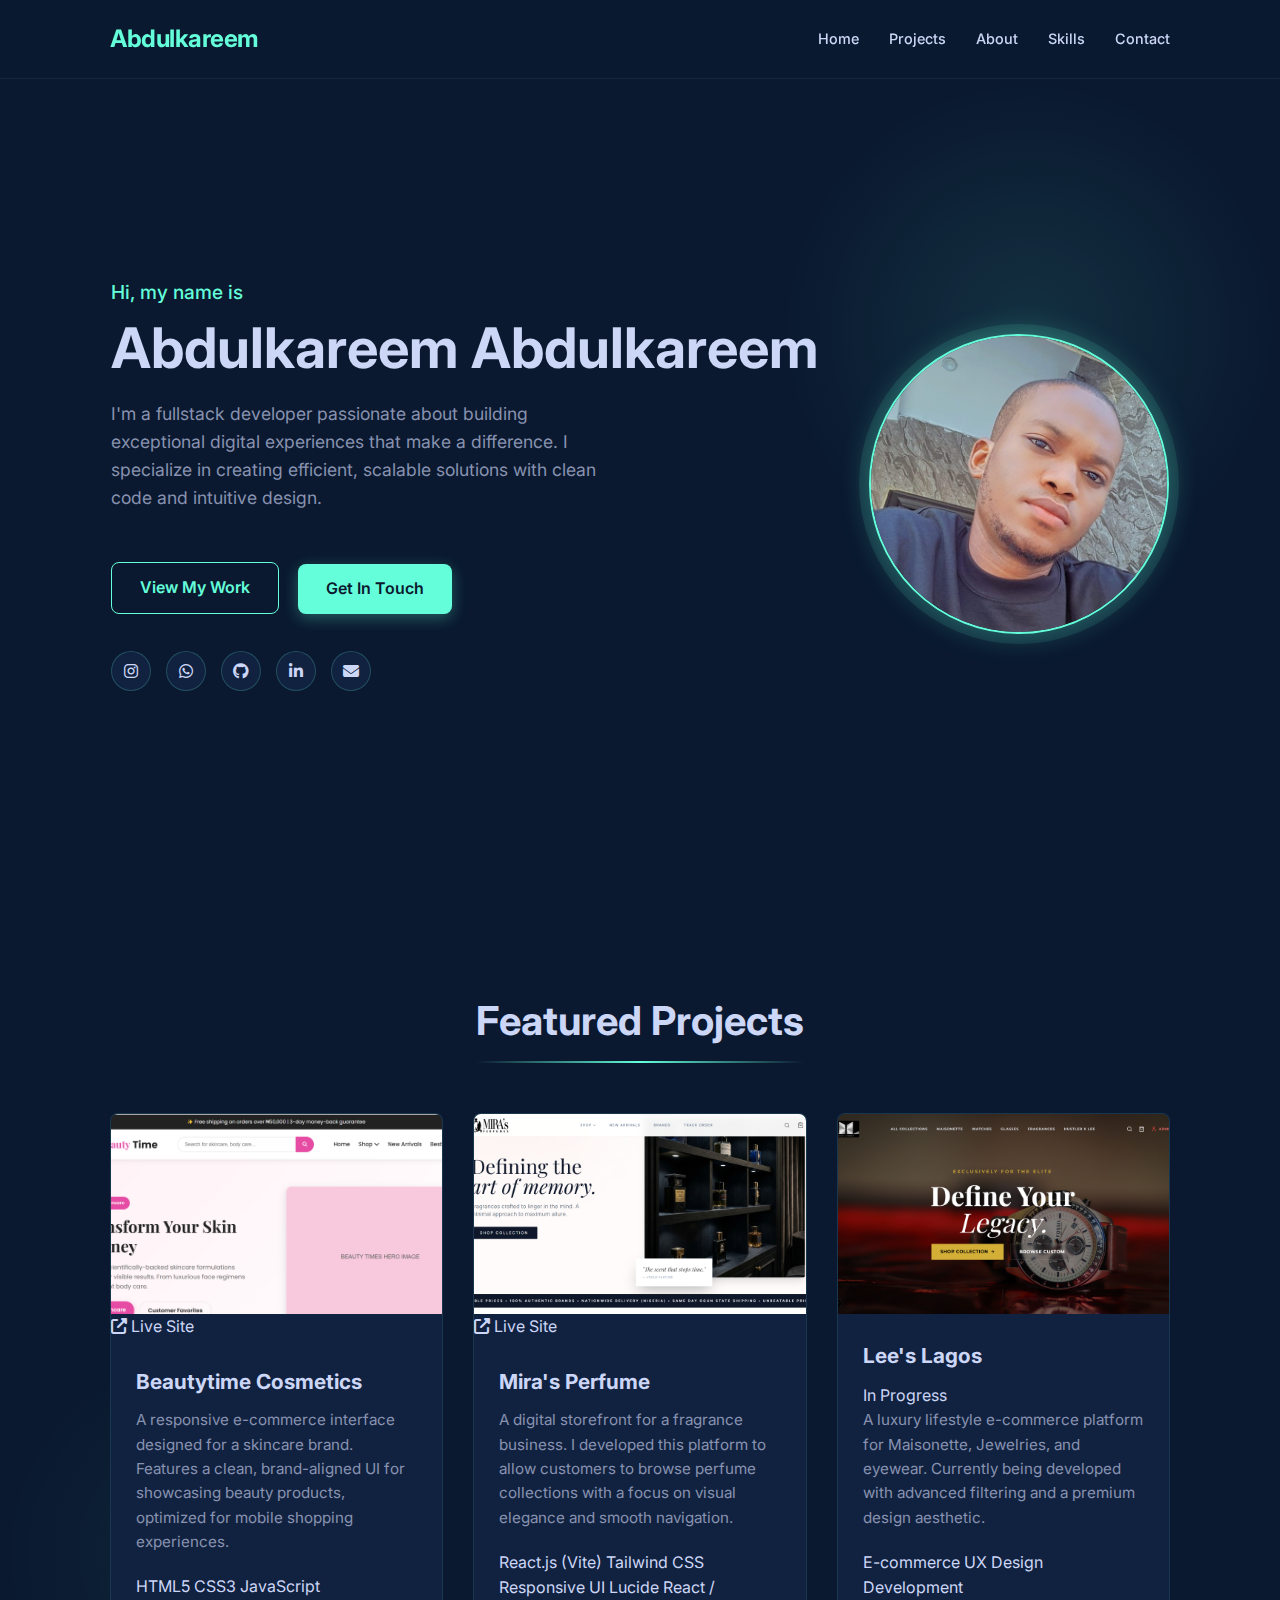
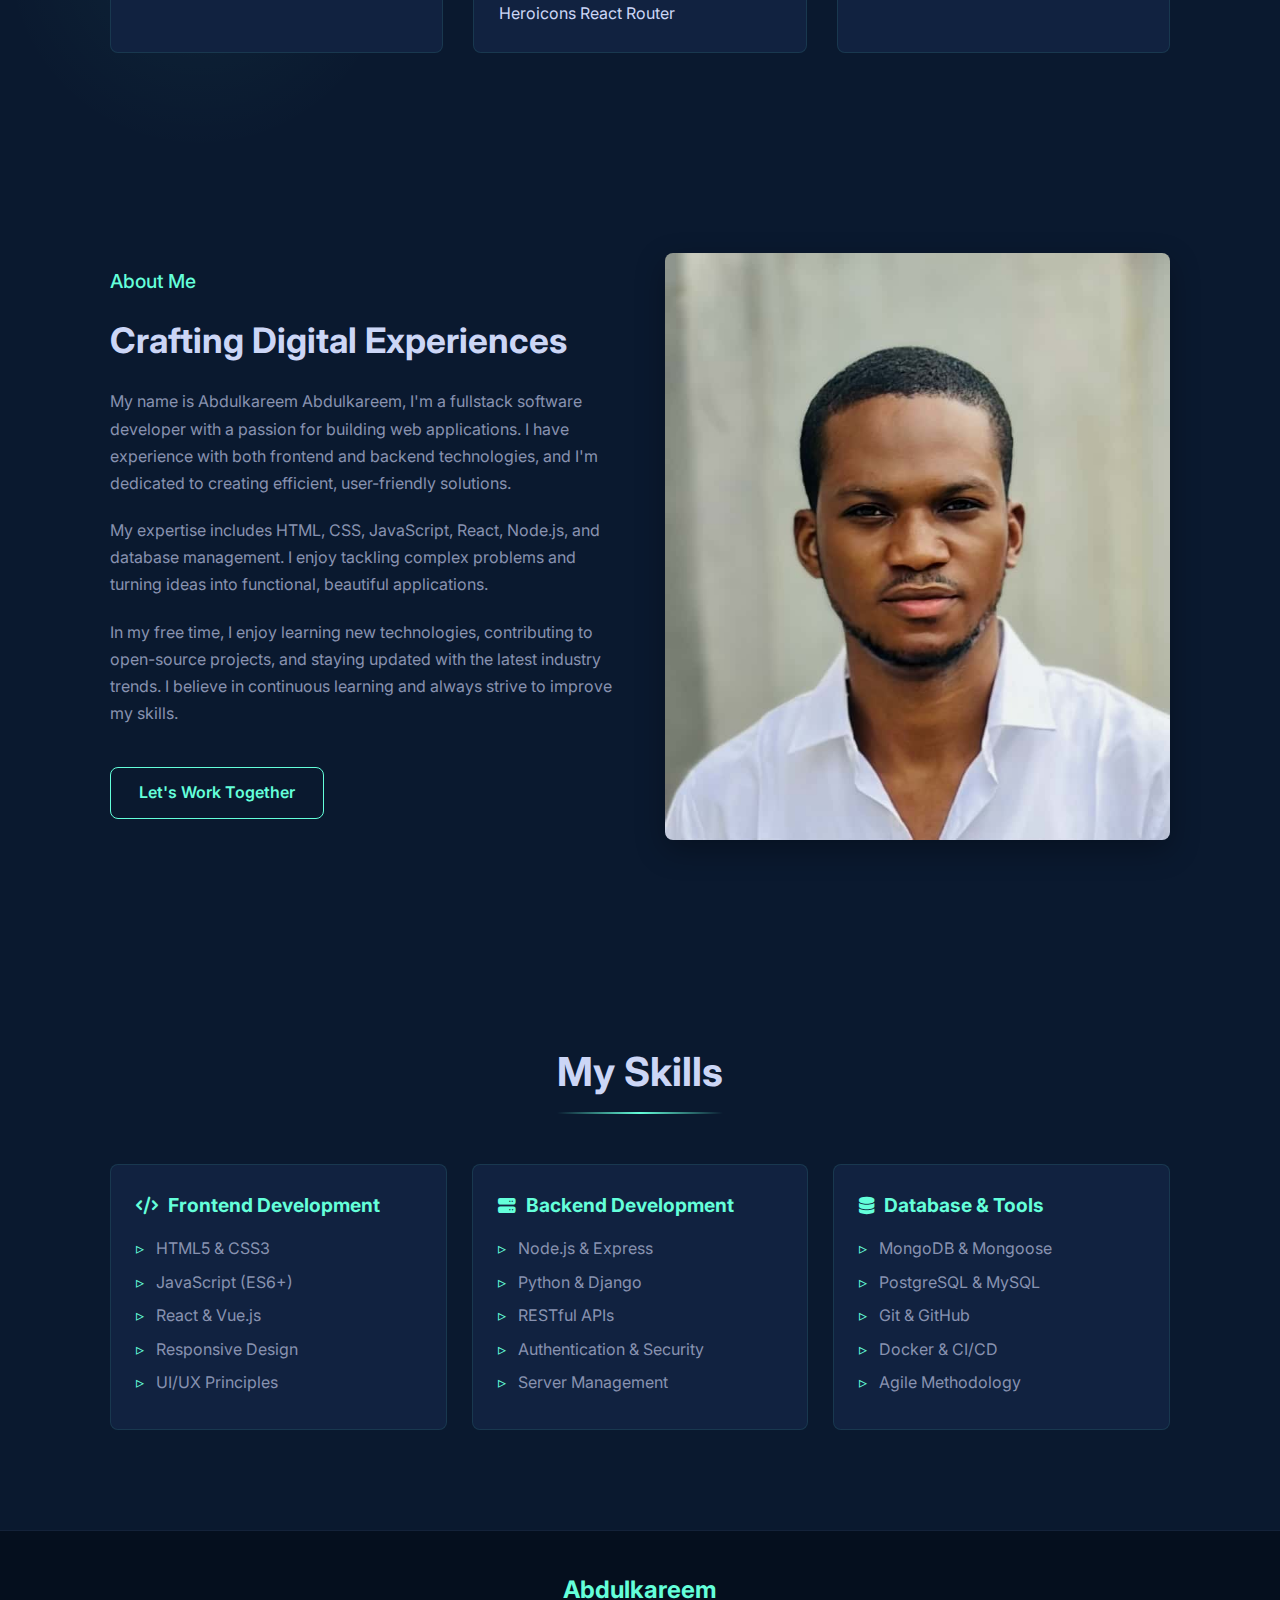
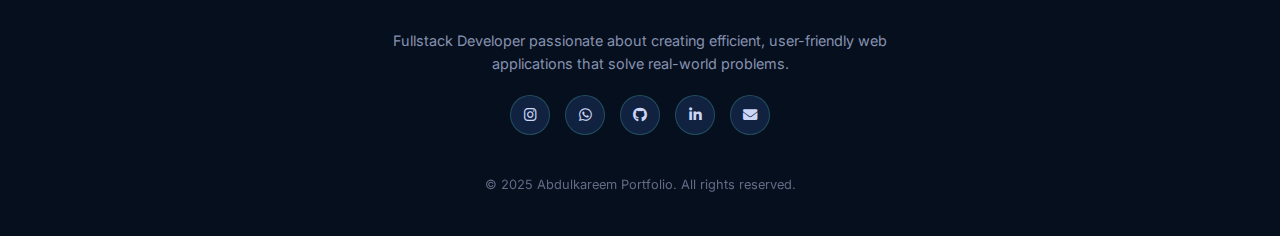
<file: index.html>
<!DOCTYPE html>
<html lang="en">
<head>
    <meta charset="UTF-8">
    <meta name="viewport" content="width=device-width, initial-scale=1.0">
    <title>Abdulkareem | Fullstack Developer</title>
    <link rel="stylesheet" href="https://cdnjs.cloudflare.com/ajax/libs/font-awesome/6.4.0/css/all.min.css">
    <link href="https://fonts.googleapis.com/css2?family=Inter:wght@300;400;500;600;700&display=swap" rel="stylesheet">
    <link rel="stylesheet" href="styles.css">
        
</head>
<body>
    <!-- Header Section -->
    <header class="main-header">
        <div class="container">
            <div class="nav-container">
                <div class="logo">
                    <h1>Abdulkareem</h1>
                </div>
                <nav class="main-nav">
                    <ul>
                        <li><a href="#home">Home</a></li>
                        <li><a href="#projects">Projects</a></li>
                        <li><a href="#about">About</a></li>
                        <li><a href="#skills">Skills</a></li>
                        <li><a href="#contact">Contact</a></li>
                    </ul>
                </nav>
            </div>
        </div>
    </header>

    <section id="home" class="hero-section section-padding">
        <div class="container">
            <div class="hero-content">
                <div class="hero-text">
                    <h3>Hi, my name is</h3>
                    <h2>Abdulkareem Abdulkareem</h2>
                    <p>I'm a fullstack developer passionate about building exceptional digital experiences that make a difference. I specialize in creating efficient, scalable solutions with clean code and intuitive design.</p>
                    <a href="#projects" class="btn btn-outline">View My Work</a>
                    <a href="#contact" class="btn btn-fill">Get In Touch</a>
                    <div class="social-icons">
                        <a href="https://www.instagram.com/thekaelogram" class="social-icon" target="_blank"><i class="fab fa-instagram"></i></a>
                        <a href="https://wa.me/2349125951202" class="social-icon" target="_blank"><i class="fab fa-whatsapp"></i></a>
                        <a href="https://www.github.com/kaelogit" class="social-icon"><i class="fab fa-github"></i></a>
                        <a href="https://www.linkedin.com/in/kaelolinked" class="social-icon"><i class="fab fa-linkedin-in"></i></a>
                        <a href="mailto:ksquarekareem@gmail.com" class="social-icon"><i class="fas fa-envelope"></i></a>
                    </div>
                </div>
                <div class="hero-image">
                    <img src="./images/mypicture.jpeg" alt="Abdulkareem Abdulkareem">
                </div>
            </div>
        </div>
    </section>

    <section id="projects" class="projects-section section-padding">
        <div class="container">
            <h2 class="section-title">Featured Projects</h2>
            <div class="projects-grid">
                
                <div class="project-card">
                    <div class="card-image">
                        <img src="./images/beautytime.png" alt="Beautytime Cosmetics Website">
                        <div class="card-overlay">
                            <a href="https://beautytimestore.netlify.app/" target="_blank" class="overlay-btn"><i class="fas fa-external-link-alt"></i> Live Site</a>
                        </div>
                    </div>
                    <div class="card-content">
                        <div class="project-header">
                            <h3>Beautytime Cosmetics</h3>
                        </div>
                        <p>A responsive e-commerce interface designed for a skincare brand. Features a clean, brand-aligned UI for showcasing beauty products, optimized for mobile shopping experiences.</p>
                        
                        <div class="tech-stack">
                            <span>HTML5</span>
                            <span>CSS3</span>
                            <span>JavaScript</span>
                        </div>
                    </div>
                </div>

                <div class="project-card">
                    <div class="card-image">
                        <img src="./images/mira.png" alt="Mira's Perfume Website">
                        <div class="card-overlay">
                            <a href="https://www.mirasperfume.com/" target="_blank" class="overlay-btn"><i class="fas fa-external-link-alt"></i> Live Site</a>
                        </div>
                    </div>
                    <div class="card-content">
                        <h3>Mira's Perfume</h3>
                        <p>A digital storefront for a fragrance business. I developed this platform to allow customers to browse perfume collections with a focus on visual elegance and smooth navigation.</p>
                        <div class="tech-stack">
                            <span>React.js (Vite)</span>
                            <span>Tailwind CSS</span>
                            <span>Responsive UI</span>
                            <span>Lucide React / Heroicons</span>
                            <span>React Router</span>
                        </div>
                    </div>
                </div>

                <div class="project-card">
                    <div class="card-image">
                        <img src="./images/leelagos.png" alt="Lee Lagos Luxury Store">
                        </div>
                    <div class="card-content">
                        <div class="project-header">
                            <h3>Lee's Lagos</h3>
                            <span class="status-badge">In Progress</span>
                        </div>
                        <p>A luxury lifestyle e-commerce platform for Maisonette, Jewelries, and eyewear. Currently being developed with advanced filtering and a premium design aesthetic.</p>
                        <div class="tech-stack">
                            <span>E-commerce</span>
                            <span>UX Design</span>
                            <span>Development</span>
                        </div>
                    </div>
                </div>

            </div>
        </div>
    </section>

    <section id="about" class="about-section section-padding">
        <div class="container">
            <div class="about-content">
                <div class="about-text">
                    <h3>About Me</h3>
                    <h2>Crafting Digital Experiences</h2>
                    <p>My name is Abdulkareem Abdulkareem, I'm a fullstack software developer with a passion for building web applications. I have experience with both frontend and backend technologies, and I'm dedicated to creating efficient, user-friendly solutions.</p>
                    <p>My expertise includes HTML, CSS, JavaScript, React, Node.js, and database management. I enjoy tackling complex problems and turning ideas into functional, beautiful applications.</p>
                    <p>In my free time, I enjoy learning new technologies, contributing to open-source projects, and staying updated with the latest industry trends. I believe in continuous learning and always strive to improve my skills.</p>
                    <a href="#contact" class="btn btn-outline">Let's Work Together</a>
                </div>
                <div class="about-image">
                    <img src="./images/mypicture2.jpeg" alt="Abdulkareem working">
                </div>
            </div>
        </div>
    </section>

    <section id="skills" class="skills-section section-padding">
        <div class="container">
            <h2 class="section-title">My Skills</h2>
            <div class="skills-grid">
                <div class="skill-category">
                    <h3><i class="fas fa-code"></i> Frontend Development</h3>
                    <ul class="skill-list">
                        <li>HTML5 & CSS3</li>
                        <li>JavaScript (ES6+)</li>
                        <li>React & Vue.js</li>
                        <li>Responsive Design</li>
                        <li>UI/UX Principles</li>
                    </ul>
                </div>
                <div class="skill-category">
                    <h3><i class="fas fa-server"></i> Backend Development</h3>
                    <ul class="skill-list">
                        <li>Node.js & Express</li>
                        <li>Python & Django</li>
                        <li>RESTful APIs</li>
                        <li>Authentication & Security</li>
                        <li>Server Management</li>
                    </ul>
                </div>
                <div class="skill-category">
                    <h3><i class="fas fa-database"></i> Database & Tools</h3>
                    <ul class="skill-list">
                        <li>MongoDB & Mongoose</li>
                        <li>PostgreSQL & MySQL</li>
                        <li>Git & GitHub</li>
                        <li>Docker & CI/CD</li>
                        <li>Agile Methodology</li>
                    </ul>
                </div>
            </div>
        </div>
    </section>

    <!-- Footer Section -->
    <footer id="contact">
        <div class="container">
            <div class="footer-content">
                <div class="footer-logo">Abdulkareem</div>
                <p class="footer-text">Fullstack Developer passionate about creating efficient, user-friendly web applications that solve real-world problems.</p>
                <div class="footer-social">
                    <a href="https://www.instagram.com/thekaelogram" class="social-icon" target="_blank"><i class="fab fa-instagram"></i></a>
                    <a href="https://wa.me/2349125951202" class="social-icon" target="_blank"><i class="fab fa-whatsapp"></i></a>
                    <a href="https://www.github.com/kaelogit" class="social-icon"><i class="fab fa-github"></i></a>
                    <a href="https://www.linkedin.com/in/kaelolinked" class="social-icon"><i class="fab fa-linkedin-in"></i></a>
                    <a href="#" class="social-icon"><i class="fas fa-envelope"></i></a>
                </div>
                <p class="copyright">&copy; 2025 Abdulkareem Portfolio. All rights reserved.</p>
            </div>
        </div>
    </footer>
</body>
</html>
</file>
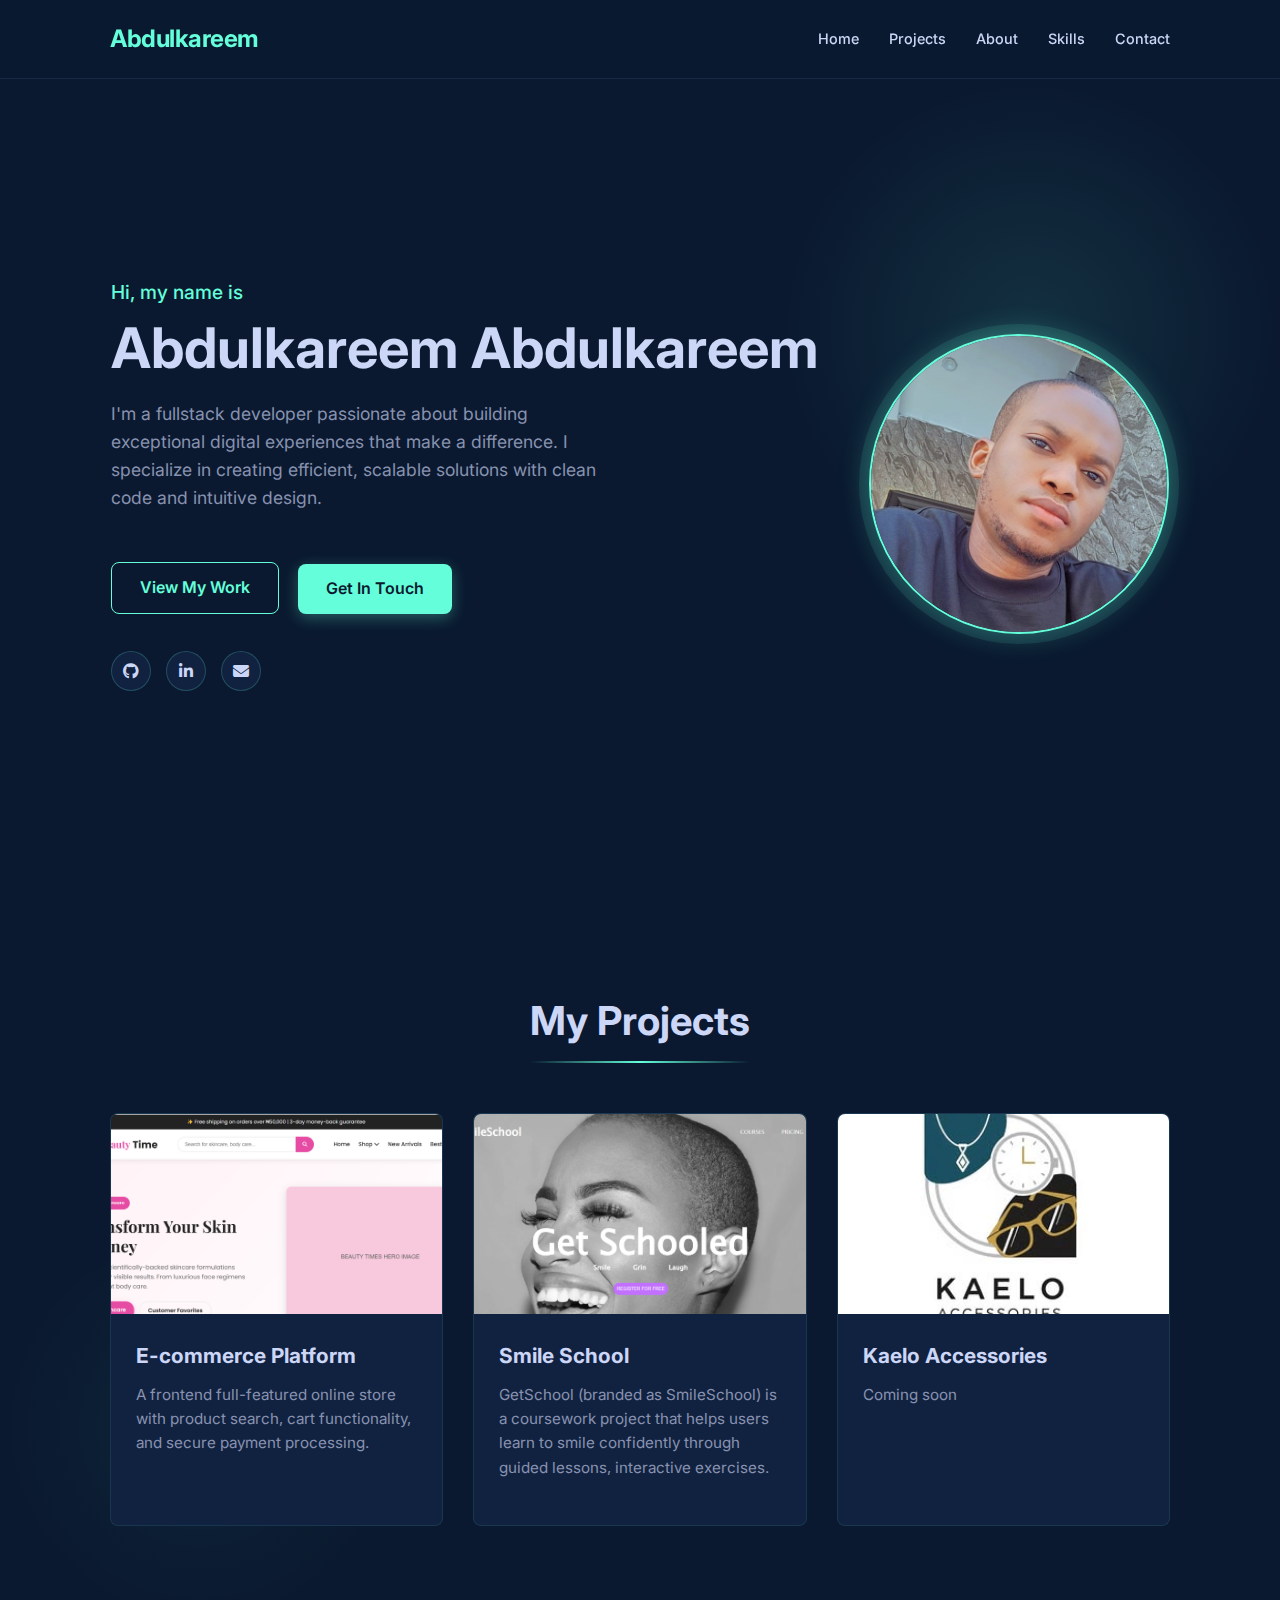
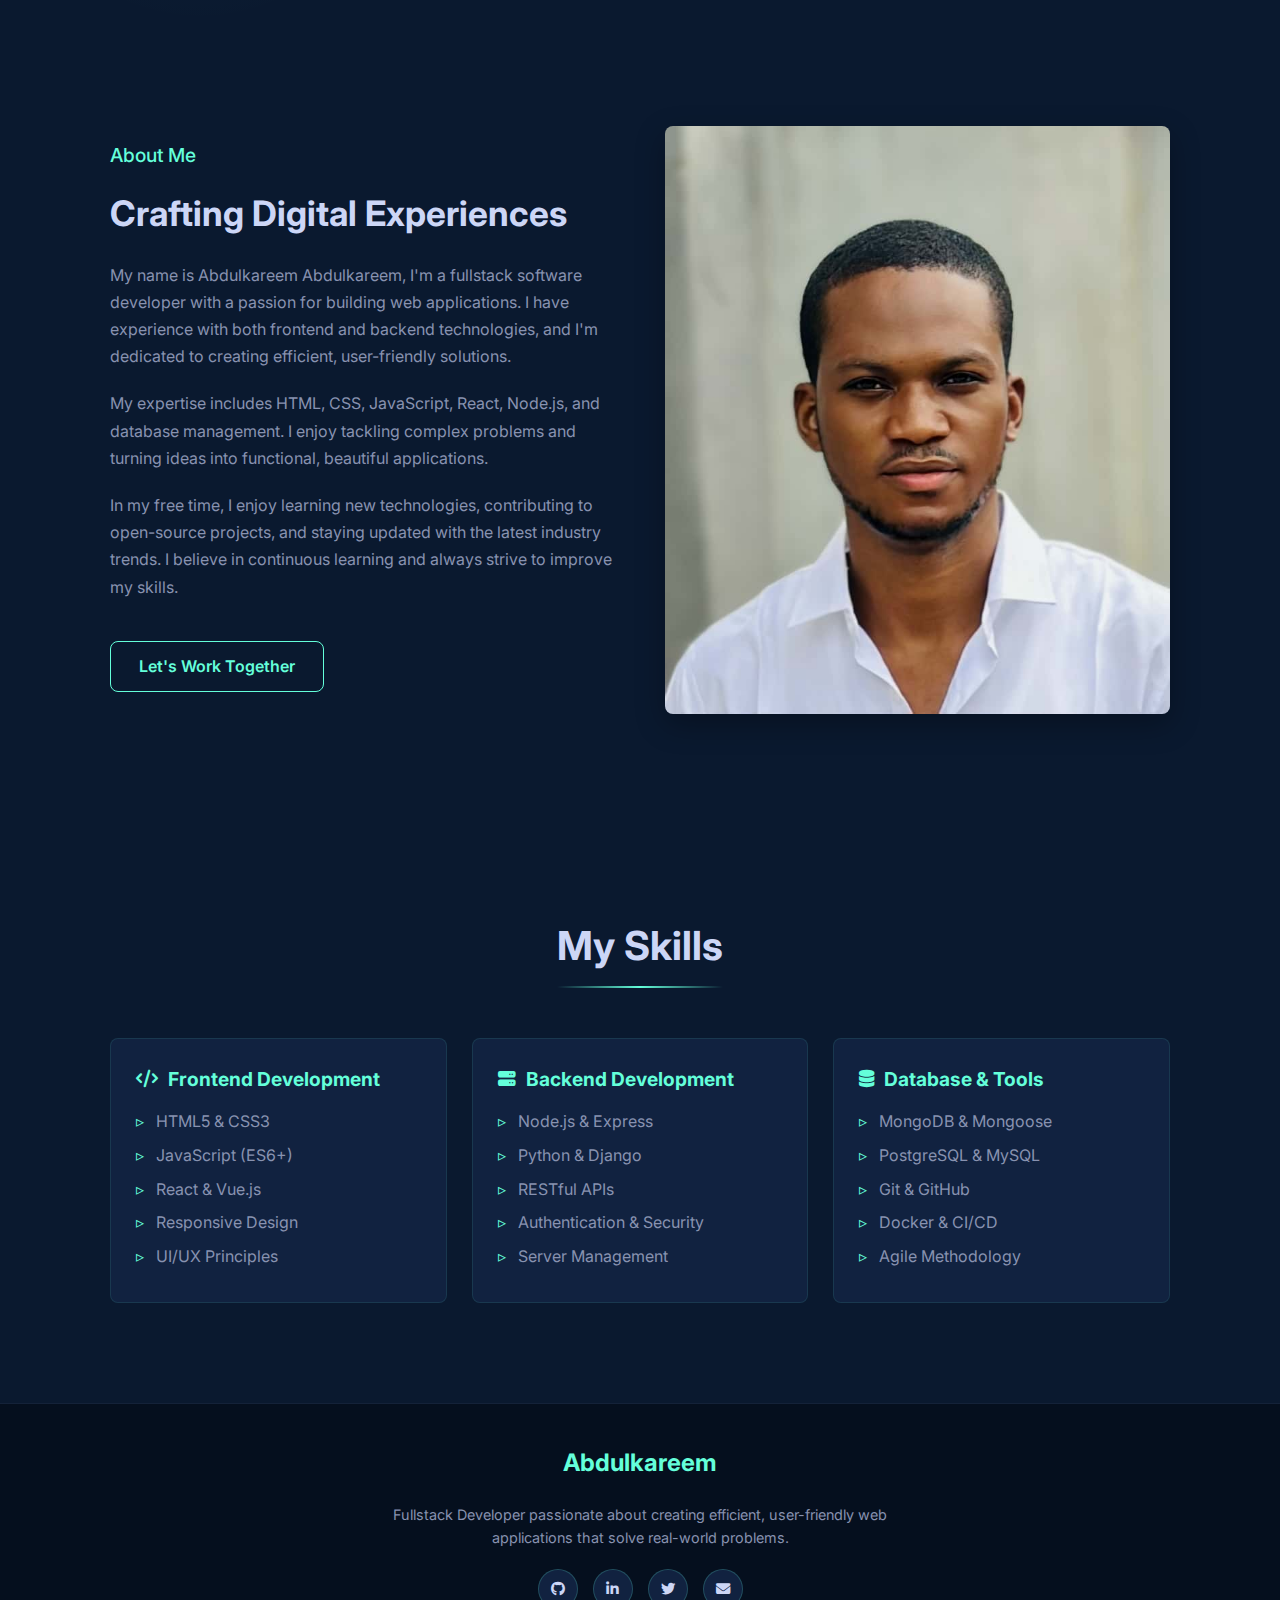
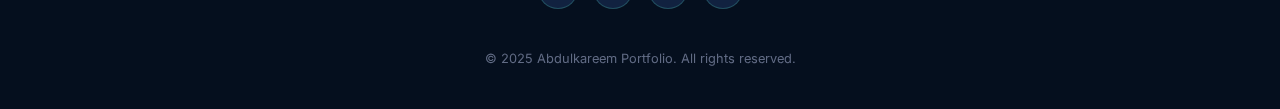
<file: portfolio.html>
<!DOCTYPE html>
<html lang="en">
<head>
    <meta charset="UTF-8">
    <meta name="viewport" content="width=device-width, initial-scale=1.0">
    <title>Abdulkareem | Fullstack Developer</title>
    <link rel="stylesheet" href="https://cdnjs.cloudflare.com/ajax/libs/font-awesome/6.4.0/css/all.min.css">
    <link href="https://fonts.googleapis.com/css2?family=Inter:wght@300;400;500;600;700&display=swap" rel="stylesheet">
    <link rel="stylesheet" href="styles.css">
        
</head>
<body>
    <!-- Header Section -->
    <header class="main-header">
        <div class="container">
            <div class="nav-container">
                <div class="logo">
                    <h1>Abdulkareem</h1>
                </div>
                <nav class="main-nav">
                    <ul>
                        <li><a href="#home">Home</a></li>
                        <li><a href="#projects">Projects</a></li>
                        <li><a href="#about">About</a></li>
                        <li><a href="#skills">Skills</a></li>
                        <li><a href="#contact">Contact</a></li>
                    </ul>
                </nav>
            </div>
        </div>
    </header>

    <section id="home" class="hero-section section-padding">
        <div class="container">
            <div class="hero-content">
                <div class="hero-text">
                    <h3>Hi, my name is</h3>
                    <h2>Abdulkareem Abdulkareem</h2>
                    <p>I'm a fullstack developer passionate about building exceptional digital experiences that make a difference. I specialize in creating efficient, scalable solutions with clean code and intuitive design.</p>
                    <a href="#projects" class="btn btn-outline">View My Work</a>
                    <a href="#contact" class="btn btn-fill">Get In Touch</a>
                    <div class="social-icons">
                        <a href="#" class="social-icon"><i class="fab fa-github"></i></a>
                        <a href="#" class="social-icon"><i class="fab fa-linkedin-in"></i></a>
                        <a href="mailto:ksquarekareem@gmail.com" class="social-icon"><i class="fas fa-envelope"></i></a>
                    </div>
                </div>
                <div class="hero-image">
                    <img src="./images/mypicture.jpeg" alt="Abdulkareem Abdulkareem">
                </div>
            </div>
        </div>
    </section>

    <section id="projects" class="projects-section section-padding">
        <div class="container">
            <h2 class="section-title">My Projects</h2>
            <div class="projects-grid">
                <div class="project-card">
                    <div class="card-image">
                        <img src="./images/beautytime.png" alt="Beautytime Website">
                    </div>
                    <div class="card-content">
                        <h3>E-commerce Platform</h3>
                        <p>A frontend full-featured online store with product search, cart functionality, and secure payment processing.</p>
                    </div>
                </div>
                <div class="project-card">
                    <div class="card-image">
                        <img src="./images/getschooled.png" alt="Coursework project">
                    </div>
                    <div class="card-content">
                        <h3>Smile School</h3>
                        <p>GetSchool (branded as SmileSchool) is a coursework project that helps users learn to smile confidently through guided lessons, interactive exercises.</p>
                    </div>
                </div>
                <div class="project-card">
                    <div class="card-image">
                        <img src="./images/kaeloacc.jpg" alt="Social media project">
                    </div>
                    <div class="card-content">
                        <h3>Kaelo Accessories</h3>
                        <p>Coming soon</p>
                    </div>
                </div>
            </div>
        </div>
    </section>

    <section id="about" class="about-section section-padding">
        <div class="container">
            <div class="about-content">
                <div class="about-text">
                    <h3>About Me</h3>
                    <h2>Crafting Digital Experiences</h2>
                    <p>My name is Abdulkareem Abdulkareem, I'm a fullstack software developer with a passion for building web applications. I have experience with both frontend and backend technologies, and I'm dedicated to creating efficient, user-friendly solutions.</p>
                    <p>My expertise includes HTML, CSS, JavaScript, React, Node.js, and database management. I enjoy tackling complex problems and turning ideas into functional, beautiful applications.</p>
                    <p>In my free time, I enjoy learning new technologies, contributing to open-source projects, and staying updated with the latest industry trends. I believe in continuous learning and always strive to improve my skills.</p>
                    <a href="#contact" class="btn btn-outline">Let's Work Together</a>
                </div>
                <div class="about-image">
                    <img src="./images/mypicture2.jpeg" alt="Abdulkareem working">
                </div>
            </div>
        </div>
    </section>

    <section id="skills" class="skills-section section-padding">
        <div class="container">
            <h2 class="section-title">My Skills</h2>
            <div class="skills-grid">
                <div class="skill-category">
                    <h3><i class="fas fa-code"></i> Frontend Development</h3>
                    <ul class="skill-list">
                        <li>HTML5 & CSS3</li>
                        <li>JavaScript (ES6+)</li>
                        <li>React & Vue.js</li>
                        <li>Responsive Design</li>
                        <li>UI/UX Principles</li>
                    </ul>
                </div>
                <div class="skill-category">
                    <h3><i class="fas fa-server"></i> Backend Development</h3>
                    <ul class="skill-list">
                        <li>Node.js & Express</li>
                        <li>Python & Django</li>
                        <li>RESTful APIs</li>
                        <li>Authentication & Security</li>
                        <li>Server Management</li>
                    </ul>
                </div>
                <div class="skill-category">
                    <h3><i class="fas fa-database"></i> Database & Tools</h3>
                    <ul class="skill-list">
                        <li>MongoDB & Mongoose</li>
                        <li>PostgreSQL & MySQL</li>
                        <li>Git & GitHub</li>
                        <li>Docker & CI/CD</li>
                        <li>Agile Methodology</li>
                    </ul>
                </div>
            </div>
        </div>
    </section>

    <!-- Footer Section -->
    <footer id="contact">
        <div class="container">
            <div class="footer-content">
                <div class="footer-logo">Abdulkareem</div>
                <p class="footer-text">Fullstack Developer passionate about creating efficient, user-friendly web applications that solve real-world problems.</p>
                <div class="footer-social">
                    <a href="#" class="social-icon"><i class="fab fa-github"></i></a>
                    <a href="#" class="social-icon"><i class="fab fa-linkedin-in"></i></a>
                    <a href="#" class="social-icon"><i class="fab fa-twitter"></i></a>
                    <a href="#" class="social-icon"><i class="fas fa-envelope"></i></a>
                </div>
                <p class="copyright">&copy; 2025 Abdulkareem Portfolio. All rights reserved.</p>
            </div>
        </div>
    </footer>
</body>
</html>
</file>
<file: styles.css>
:root {
--primary-color: #64ffda;      /* A neon teal color for accents */
--bg-dark: #0a192f;            /* Deep dark navy background */
--bg-light: #112240;           /* Slightly lighter navy for cards */
--text-main: #ccd6f6;          /* Off-white text (easier on eyes) */
--text-secondary: #8892b0;     /* Grey text for descriptions */
--font-main: 'Inter', sans-serif;
--transition: all 0.3s ease;   /* Smooth animation for hovers */
--border-radius: 8px;
}

* {
margin: 0;
padding: 0;
box-sizing: border-box;
}

html {
scroll-behavior: smooth; /* Makes clicking nav links scroll smoothly */
}

body {
font-family: var(--font-main);
background-color: var(--bg-dark);
color: var(--text-main);
line-height: 1.6;
overflow-x: hidden;
}

/* 2. UTILITY CLASSES */
.container {
max-width: 1100px;     /* Limits width so content doesn't stretch too far */
margin: 0 auto;        /* Centers the container */
padding: 0 20px;
}

.section-padding {
padding: 100px 0;       /* Adds breathing room top and bottom of sections */
}

img {
max-width: 100%;       /* Ensures images never overflow their boxes */
display: block;
}

a {
text-decoration: none;
color: inherit;
}

/* 3. HEADER & NAV */
.main-header {
background-color: rgba(10, 25, 47, 0.95); /* Semi-transparent background */
position: sticky;      /* Keeps the nav bar at the top when scrolling */
top: 0;
z-index: 1000;
padding: 20px 0;
border-bottom: 1px solid rgba(35, 53, 84, 0.5);
backdrop-filter: blur(10px);
}

.nav-container {
display: flex;              /* Puts Logo and Nav side-by-side */
justify-content: space-between; /* Pushes them to edges */
align-items: center;
}

.logo h1 {
color: var(--primary-color);
font-size: 1.5rem;
font-weight: 700;
letter-spacing: -0.5px;
}

.main-nav ul {
display: flex;
list-style: none;
gap: 30px;             /* Space between nav items */
}

.main-nav a {
color: var(--text-main);
font-size: 0.9rem;
font-weight: 500;
transition: var(--transition);
position: relative;
padding: 5px 0;
}

.main-nav a:hover {
color: var(--primary-color); /* Changes color on hover */
}

.main-nav a::after {
content: '';
position: absolute;
bottom: 0;
left: 0;
width: 0;
height: 2px;
background-color: var(--primary-color);
transition: var(--transition);
}

.main-nav a:hover::after {
width: 100%;
}

/* 4. HERO SECTION */
.hero-section {
min-height: 90vh;           /* Takes up most of the screen height */
display: flex;
align-items: center;
position: relative;
}

.hero-section::before {
content: '';
position: absolute;
top: 0;
right: 0;
width: 500px;
height: 500px;
background: radial-gradient(circle, rgba(100, 255, 218, 0.1) 0%, rgba(10, 25, 47, 0) 70%);
z-index: -1;
}

.hero-content {
display: flex;
align-items: center;
justify-content: space-between;
gap: 50px;
}

.hero-text h3 {
color: var(--primary-color);
font-size: 1.2rem;
margin-bottom: 10px;
font-weight: 500;
}

.hero-text h2 {
font-size: 3.5rem;
font-weight: 700;
line-height: 1.1;
margin-bottom: 20px;
background: linear-gradient(90deg, var(--text-main) 0%, var(--text-main) 50%, var(--primary-color) 100%);
-webkit-background-clip: text;
-webkit-text-fill-color: transparent;
background-size: 200% 100%;
animation: gradientShift 5s ease infinite;
}

@keyframes gradientShift {
0% { background-position: 200% 0; }
50% { background-position: -200% 0; }
100% { background-position: 200% 0; }
}

.hero-text p {
color: var(--text-secondary);
font-size: 1.1rem;
max-width: 500px;
margin-bottom: 30px;
}

.hero-image {
position: relative;
}

.hero-image img {
width: 300px;
height: 300px;
object-fit: cover;      /* Crops image into circle perfectly */
border-radius: 50%;     /* Makes the image circular */
border: 2px solid var(--primary-color);
box-shadow: 0 0 30px rgba(100, 255, 218, 0.3); /* Enhanced glow effect */
transition: var(--transition);
position: relative;
z-index: 2;
}

.hero-image::before {
content: '';
position: absolute;
top: -10px;
left: -10px;
width: 320px;
height: 320px;
border-radius: 50%;
background: var(--primary-color);
opacity: 0.1;
z-index: 1;
animation: pulse 3s infinite;
}

@keyframes pulse {
0% { transform: scale(1); opacity: 0.1; }
50% { transform: scale(1.05); opacity: 0.15; }
100% { transform: scale(1); opacity: 0.1; }
}

/* Buttons */
.btn {
display: inline-block;
padding: 12px 28px;
border-radius: var(--border-radius);
font-weight: 600;
margin-top: 20px;
margin-right: 15px;
transition: var(--transition);
position: relative;
overflow: hidden;
z-index: 1;
}

.btn-outline {
border: 1px solid var(--primary-color);
color: var(--primary-color);
}

.btn-outline::before {
content: '';
position: absolute;
top: 0;
left: -100%;
width: 100%;
height: 100%;
background: var(--primary-color);
transition: var(--transition);
z-index: -1;
}

.btn-outline:hover {
color: var(--bg-dark);
}

.btn-outline:hover::before {
left: 0;
}

.btn-fill {
background-color: var(--primary-color);
color: var(--bg-dark);
box-shadow: 0 4px 15px rgba(100, 255, 218, 0.3);
}

.btn-fill:hover {
transform: translateY(-3px); /* Moves button up slightly */
box-shadow: 0 8px 20px rgba(100, 255, 218, 0.4);
}

/* Social Icons */
.social-icons {
display: flex;
gap: 15px;
margin-top: 30px;
}

.social-icon {
width: 40px;
height: 40px;
border-radius: 50%;
background-color: var(--bg-light);
display: flex;
align-items: center;
justify-content: center;
color: var(--text-main);
transition: var(--transition);
border: 1px solid rgba(100, 255, 218, 0.2);
}

.social-icon:hover {
color: var(--primary-color);
transform: translateY(-3px);
border-color: var(--primary-color);
box-shadow: 0 5px 15px rgba(100, 255, 218, 0.2);
}

/* 5. PROJECTS GRID */
.projects-section {
position: relative;
}

.projects-section::before {
content: '';
position: absolute;
bottom: 0;
left: 0;
width: 400px;
height: 400px;
background: radial-gradient(circle, rgba(100, 255, 218, 0.05) 0%, rgba(10, 25, 47, 0) 70%);
z-index: -1;
}

.section-title {
font-size: 2.5rem;
margin-bottom: 60px;
text-align: center;
position: relative;
display: inline-block;
left: 50%;
transform: translateX(-50%);
}

.section-title::after {
content: '';
position: absolute;
bottom: -10px;
left: 0;
width: 100%;
height: 2px;
background: linear-gradient(90deg, transparent, var(--primary-color), transparent);
}

.projects-grid {
display: grid;
grid-template-columns: repeat(auto-fit, minmax(300px, 1fr)); 
gap: 30px;
}

.project-card {
background-color: var(--bg-light);
border-radius: var(--border-radius);
overflow: hidden;       /* Hides image corners if they stick out */
transition: var(--transition);
border: 1px solid rgba(100, 255, 218, 0.1);
position: relative;
}

.project-card::before {
content: '';
position: absolute;
top: 0;
left: 0;
width: 100%;
height: 100%;
background: linear-gradient(135deg, rgba(100, 255, 218, 0.05) 0%, transparent 50%);
z-index: 1;
opacity: 0;
transition: var(--transition);
}

.project-card:hover {
transform: translateY(-10px); /* Lifts card up on hover */
box-shadow: 0 15px 30px rgba(0, 0, 0, 0.3);
border-color: rgba(100, 255, 218, 0.3);
}

.project-card:hover::before {
opacity: 1;
}

.card-image {
position: relative;
overflow: hidden;
}

.card-image img {
width: 100%;
height: 200px;
object-fit: cover;
transition: var(--transition);
}

.project-card:hover .card-image img {
transform: scale(1.05);
}

.card-content {
padding: 25px;
position: relative;
z-index: 2;
}

.card-content h3 {
margin-bottom: 10px;
color: var(--text-main);
font-size: 1.3rem;
}

.card-content p {
color: var(--text-secondary);
font-size: 0.95rem;
margin-bottom: 20px;
line-height: 1.6;
}

.card-link {
color: var(--primary-color);
font-weight: 600;
font-size: 0.9rem;
display: inline-flex;
align-items: center;
gap: 5px;
transition: var(--transition);
}

.card-link i {
transition: var(--transition);
}

.card-link:hover i {
transform: translateX(5px);
}

/* 6. ABOUT SECTION */
.about-section {
position: relative;
}

.about-content {
display: grid;
grid-template-columns: 1fr 1fr;
gap: 50px;
align-items: center;
}

.about-text h3 {
color: var(--primary-color);
font-size: 1.2rem;
margin-bottom: 15px;
font-weight: 500;
}

.about-text h2 {
font-size: 2.2rem;
margin-bottom: 20px;
font-weight: 700;
}

.about-text p {
color: var(--text-secondary);
margin-bottom: 20px;
line-height: 1.7;
}

.about-image img {
border-radius: var(--border-radius);
box-shadow: 0 10px 30px rgba(0, 0, 0, 0.3);
transition: var(--transition);
}

.about-image img:hover {
transform: translateY(-5px);
box-shadow: 0 15px 35px rgba(0, 0, 0, 0.4);
}

/* 7. SKILLS SECTION */
.skills-section {
position: relative;
}

.skills-grid {
display: grid;
grid-template-columns: repeat(auto-fit, minmax(250px, 1fr));
gap: 25px;
}

.skill-category {
background-color: var(--bg-light);
border-radius: var(--border-radius);
padding: 25px;
border: 1px solid rgba(100, 255, 218, 0.1);
transition: var(--transition);
}

.skill-category:hover {
transform: translateY(-5px);
border-color: rgba(100, 255, 218, 0.3);
box-shadow: 0 10px 25px rgba(0, 0, 0, 0.2);
}

.skill-category h3 {
color: var(--primary-color);
margin-bottom: 15px;
font-size: 1.2rem;
display: flex;
align-items: center;
gap: 10px;
}

.skill-category h3 i {
font-size: 1.1rem;
}

.skill-list {
list-style: none;
}

.skill-list li {
color: var(--text-secondary);
margin-bottom: 8px;
padding-left: 20px;
position: relative;
}

.skill-list li::before {
content: '▹';
position: absolute;
left: 0;
color: var(--primary-color);
}

/* 8. FOOTER */
footer {
text-align: center;
padding: 40px 0;
background-color: #050f1e;
font-size: 0.9rem;
color: var(--text-secondary);
border-top: 1px solid rgba(35, 53, 84, 0.5);
}

.footer-content {
display: flex;
flex-direction: column;
align-items: center;
gap: 20px;
}

.footer-logo {
color: var(--primary-color);
font-size: 1.5rem;
font-weight: 700;
}

.footer-text {
max-width: 500px;
line-height: 1.6;
}

.footer-social {
display: flex;
gap: 15px;
}

.copyright {
margin-top: 20px;
font-size: 0.8rem;
opacity: 0.7;
}

/* 9. RESPONSIVE (MOBILE) */
@media (max-width: 768px) {
.hero-content {
    flex-direction: column-reverse; /* Stacks image on top of text on mobile */
    text-align: center;
    gap: 40px;
}

.hero-text h2 {
    font-size: 2.5rem;
}

.nav-container {
    flex-direction: column;
    gap: 15px;
}

.about-content {
    grid-template-columns: 1fr;
    gap: 40px;
}

.section-padding {
    padding: 70px 0;
}

.projects-grid {
    grid-template-columns: 1fr;
}
}
</file>
